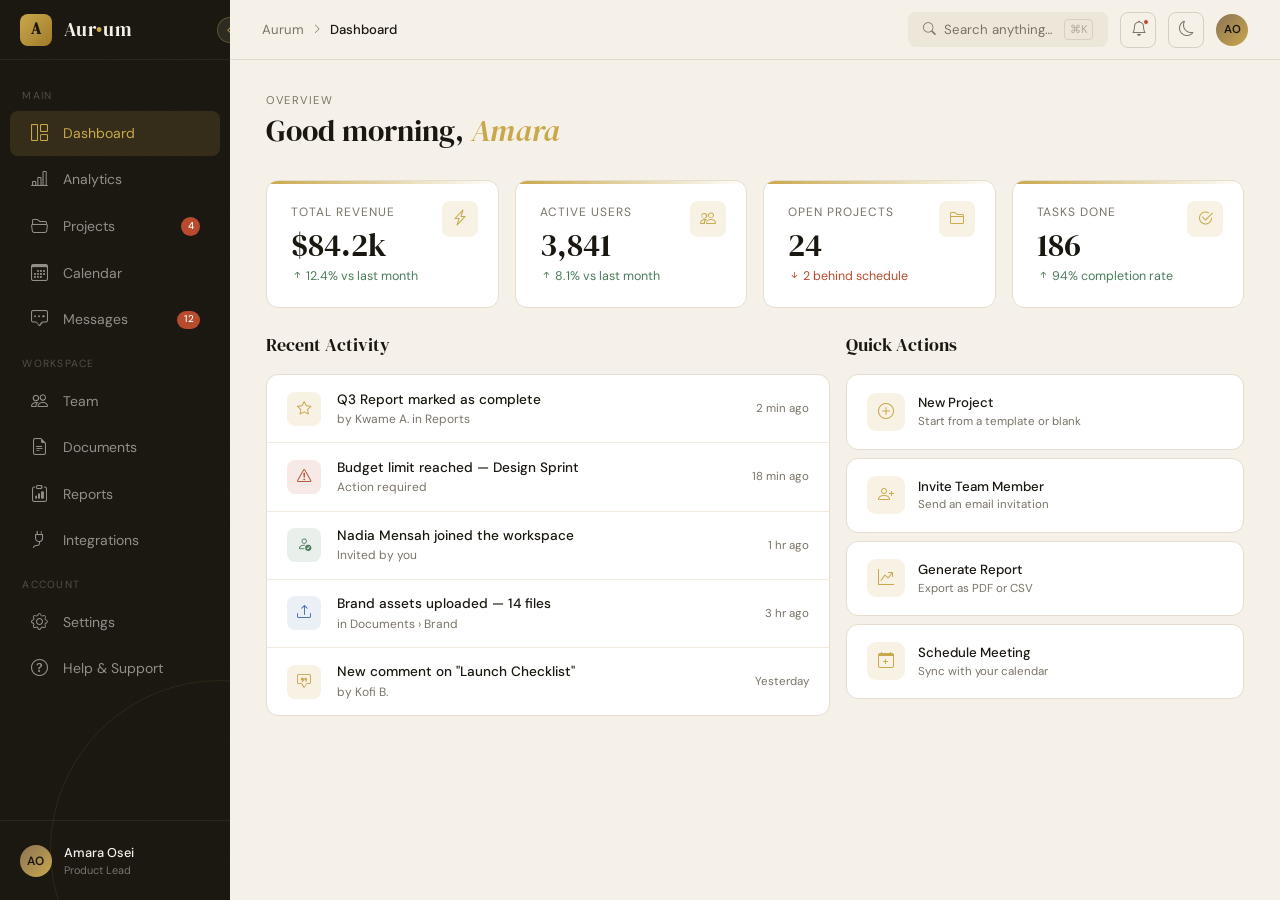
<file: core/templates/core/dashboard.html>
<!DOCTYPE html>
<html lang="en">
<head>
  <meta charset="UTF-8"/>
  <meta name="viewport" content="width=device-width, initial-scale=1.0"/>
  <title>Aurum — Dashboard</title>

  <link href="https://cdn.jsdelivr.net/npm/bootstrap@5.3.3/dist/css/bootstrap.min.css" rel="stylesheet"/>
  <link href="https://cdn.jsdelivr.net/npm/bootstrap-icons@1.11.3/font/bootstrap-icons.min.css" rel="stylesheet"/>
  <link href="https://fonts.googleapis.com/css2?family=DM+Serif+Display:ital@0;1&family=DM+Sans:opsz,wght@9..40,300;9..40,400;9..40,500&display=swap" rel="stylesheet"/>

  <style>
    :root {
      --cream:      #F5F0E8;
      --cream-dark: #EDE7D9;
      --ink:        #1A1710;
      --ink-mid:    #2E2B22;
      --gold:       #C9A84C;
      --gold-dim:   rgba(201,168,76,.15);
      --rust:       #B84A2E;
      --warm-gray:  #7A7468;
      --sidebar-w:  230px;
      --sidebar-w-collapsed: 68px;
      --topbar-h:   60px;
    }

    *, *::before, *::after { box-sizing: border-box; margin: 0; padding: 0; }

    body {
      font-family: 'DM Sans', sans-serif;
      background: var(--cream);
      color: var(--ink);
      min-height: 100vh;
      display: flex;
      overflow: hidden;
    }

    /* ══════════════════════════════════════
       SIDEBAR
    ══════════════════════════════════════ */
    .sidebar {
      width: var(--sidebar-w);
      min-height: 100vh;
      background: var(--ink);
      display: flex;
      flex-direction: column;
      position: fixed;
      left: 0; top: 0; bottom: 0;
      z-index: 100;
      transition: width .3s cubic-bezier(.4,0,.2,1);
      overflow: hidden;
    }
    .sidebar.collapsed { width: var(--sidebar-w-collapsed); }

    /* Grain */
    .sidebar::after {
      content: '';
      position: absolute; inset: 0;
      background-image: url("data:image/svg+xml,%3Csvg viewBox='0 0 200 200' xmlns='http://www.w3.org/2000/svg'%3E%3Cfilter id='n'%3E%3CfeTurbulence type='fractalNoise' baseFrequency='0.9' numOctaves='4' stitchTiles='stitch'/%3E%3C/filter%3E%3Crect width='100%25' height='100%25' filter='url(%23n)' opacity='0.035'/%3E%3C/svg%3E");
      pointer-events: none;
      opacity: .4;
    }

    /* Decorative ring */
    .sidebar::before {
      content: '';
      position: absolute;
      width: 340px; height: 340px;
      border-radius: 50%;
      border: 1px solid rgba(201,168,76,.1);
      bottom: -120px; right: -160px;
      pointer-events: none;
    }

    /* Brand */
    .sidebar-brand {
      display: flex;
      align-items: center;
      gap: .75rem;
      padding: 0 1.25rem;
      height: var(--topbar-h);
      border-bottom: 1px solid rgba(255,255,255,.06);
      flex-shrink: 0;
      white-space: nowrap;
      overflow: hidden;
      position: relative; z-index: 1;
      text-decoration: none;
    }
    .sidebar-brand .brand-icon {
      width: 32px; height: 32px;
      border-radius: 8px;
      background: linear-gradient(135deg, var(--gold) 0%, #A07B2A 100%);
      display: flex; align-items: center; justify-content: center;
      flex-shrink: 0;
      font-family: 'DM Serif Display', serif;
      font-size: .95rem;
      color: var(--ink);
      font-weight: 700;
    }
    .sidebar-brand .brand-name {
      font-family: 'DM Serif Display', serif;
      font-size: 1.2rem;
      color: var(--cream);
      letter-spacing: .04em;
      opacity: 1;
      transition: opacity .2s;
    }
    .sidebar-brand .brand-name span { color: var(--gold); }
    .sidebar.collapsed .brand-name { opacity: 0; pointer-events: none; }

    /* Nav */
    .sidebar-nav {
      flex: 1;
      padding: 1rem 0;
      overflow-y: auto;
      overflow-x: hidden;
      position: relative; z-index: 1;
    }
    .sidebar-nav::-webkit-scrollbar { width: 3px; }
    .sidebar-nav::-webkit-scrollbar-track { background: transparent; }
    .sidebar-nav::-webkit-scrollbar-thumb { background: rgba(201,168,76,.3); border-radius: 99px; }

    .nav-section-label {
      font-size: .65rem;
      letter-spacing: .12em;
      text-transform: uppercase;
      color: rgba(245,240,232,.25);
      padding: .75rem 1.4rem .35rem;
      white-space: nowrap;
      overflow: hidden;
      transition: opacity .2s;
    }
    .sidebar.collapsed .nav-section-label { opacity: 0; }

    .nav-item-link {
      display: flex;
      align-items: center;
      gap: .85rem;
      padding: .62rem 1.25rem;
      margin: .1rem .6rem;
      border-radius: 8px;
      cursor: pointer;
      text-decoration: none;
      color: rgba(245,240,232,.55);
      font-size: .875rem;
      font-weight: 400;
      white-space: nowrap;
      overflow: hidden;
      transition: background .18s, color .18s;
      position: relative;
    }
    .nav-item-link:hover {
      background: rgba(245,240,232,.07);
      color: var(--cream);
    }
    .nav-item-link.active {
      background: var(--gold-dim);
      color: var(--gold);
    }
    .nav-item-link.active::before {
      content: '';
      position: absolute;
      left: 0; top: 20%; bottom: 20%;
      width: 3px;
      background: var(--gold);
      border-radius: 0 3px 3px 0;
      margin-left: -0.6rem;
    }
    .nav-item-link i {
      font-size: 1.05rem;
      flex-shrink: 0;
      width: 20px;
      text-align: center;
    }
    .nav-label {
      opacity: 1;
      transition: opacity .18s;
    }
    .sidebar.collapsed .nav-label { opacity: 0; }

    /* Badge */
    .nav-badge {
      margin-left: auto;
      background: var(--rust);
      color: #fff;
      font-size: .62rem;
      font-weight: 500;
      padding: .1rem .42rem;
      border-radius: 99px;
      flex-shrink: 0;
      transition: opacity .18s;
    }
    .sidebar.collapsed .nav-badge { opacity: 0; }

    /* Sidebar footer */
    .sidebar-footer {
      padding: .85rem .6rem;
      border-top: 1px solid rgba(255,255,255,.06);
      position: relative; z-index: 1;
    }
    .user-chip {
      display: flex;
      align-items: center;
      gap: .75rem;
      padding: .5rem .65rem;
      border-radius: 8px;
      cursor: pointer;
      overflow: hidden;
      white-space: nowrap;
      transition: background .18s;
    }
    .user-chip:hover { background: rgba(245,240,232,.07); }
    .user-avatar {
      width: 32px; height: 32px;
      border-radius: 50%;
      background: linear-gradient(135deg, #8B7355 0%, #C9A84C 100%);
      display: flex; align-items: center; justify-content: center;
      font-size: .75rem;
      font-weight: 600;
      color: var(--ink);
      flex-shrink: 0;
    }
    .user-info { overflow: hidden; transition: opacity .18s; }
    .sidebar.collapsed .user-info { opacity: 0; }
    .user-name { font-size: .8rem; color: var(--cream); font-weight: 500; }
    .user-role { font-size: .68rem; color: var(--warm-gray); }

    /* Collapse toggle */
    .collapse-btn {
      position: absolute;
      top: calc(var(--topbar-h) / 2);
      right: -13px;
      transform: translateY(-50%);
      width: 26px; height: 26px;
      border-radius: 50%;
      background: var(--ink-mid);
      border: 1.5px solid rgba(201,168,76,.3);
      color: var(--gold);
      display: flex; align-items: center; justify-content: center;
      cursor: pointer;
      font-size: .75rem;
      z-index: 200;
      transition: background .18s, transform .3s;
    }
    .collapse-btn:hover { background: var(--gold); color: var(--ink); }
    .sidebar.collapsed .collapse-btn { transform: translateY(-50%) rotate(180deg); }

    /* Tooltip for collapsed state */
    .nav-item-link[data-tooltip] { position: relative; }
    .sidebar.collapsed .nav-item-link[data-tooltip]:hover::after {
      content: attr(data-tooltip);
      position: absolute;
      left: calc(var(--sidebar-w-collapsed) - .6rem);
      top: 50%;
      transform: translateY(-50%);
      background: var(--ink-mid);
      color: var(--cream);
      font-size: .78rem;
      padding: .35rem .75rem;
      border-radius: 6px;
      white-space: nowrap;
      border: 1px solid rgba(201,168,76,.2);
      pointer-events: none;
      z-index: 999;
    }

    /* ══════════════════════════════════════
       MAIN AREA
    ══════════════════════════════════════ */
    .main-area {
      margin-left: var(--sidebar-w);
      flex: 1;
      display: flex;
      flex-direction: column;
      min-height: 100vh;
      transition: margin-left .3s cubic-bezier(.4,0,.2,1);
    }
    .main-area.expanded { margin-left: var(--sidebar-w-collapsed); }

    /* ── Topbar ── */
    .topbar {
      height: var(--topbar-h);
      background: var(--cream);
      border-bottom: 1px solid #E0D9CE;
      display: flex;
      align-items: center;
      justify-content: space-between;
      padding: 0 2rem;
      position: sticky;
      top: 0;
      z-index: 50;
    }

    .topbar-left {
      display: flex;
      align-items: center;
      gap: 1rem;
    }
    .page-breadcrumb {
      display: flex;
      align-items: center;
      gap: .5rem;
      font-size: .82rem;
      color: var(--warm-gray);
    }
    .page-breadcrumb span { color: var(--ink); font-weight: 500; }
    .page-breadcrumb i { font-size: .65rem; }

    .topbar-right {
      display: flex;
      align-items: center;
      gap: .75rem;
    }
    .topbar-btn {
      width: 36px; height: 36px;
      border-radius: 8px;
      background: transparent;
      border: 1.5px solid #D6CFC3;
      color: var(--warm-gray);
      display: flex; align-items: center; justify-content: center;
      cursor: pointer;
      font-size: .95rem;
      transition: border-color .18s, color .18s, background .18s;
      position: relative;
    }
    .topbar-btn:hover { border-color: var(--ink); color: var(--ink); }
    .topbar-btn .dot {
      position: absolute;
      top: 6px; right: 6px;
      width: 6px; height: 6px;
      border-radius: 50%;
      background: var(--rust);
      border: 1.5px solid var(--cream);
    }

    .search-bar {
      display: flex;
      align-items: center;
      gap: .5rem;
      background: #EDE7D9;
      border: 1.5px solid transparent;
      border-radius: 8px;
      padding: .4rem .85rem;
      font-size: .83rem;
      color: var(--warm-gray);
      cursor: text;
      transition: border-color .18s, background .18s;
      width: 200px;
    }
    .search-bar:focus-within { border-color: var(--gold); background: #fff; color: var(--ink); }
    .search-bar input { background: transparent; border: none; outline: none; font-family: 'DM Sans',sans-serif; font-size: .83rem; color: var(--ink); width: 100%; }
    .search-bar input::placeholder { color: var(--warm-gray); }

    /* ── Content ── */
    .content-area {
      flex: 1;
      padding: 2rem 2.25rem;
      overflow-y: auto;
    }

    .page-header {
      margin-bottom: 2rem;
      animation: fadeUp .45s ease both;
    }
    .page-header .eyebrow {
      font-size: .7rem;
      letter-spacing: .14em;
      text-transform: uppercase;
      color: var(--warm-gray);
      margin-bottom: .35rem;
    }
    .page-header h1 {
      font-family: 'DM Serif Display', serif;
      font-size: 1.85rem;
      color: var(--ink);
      line-height: 1.15;
    }
    .page-header h1 em { font-style: italic; color: var(--gold); }

    /* Stat cards */
    .stat-card {
      background: #fff;
      border: 1.5px solid #E5DECE;
      border-radius: 12px;
      padding: 1.35rem 1.5rem;
      position: relative;
      overflow: hidden;
      animation: fadeUp .5s ease both;
    }
    .stat-card::before {
      content: '';
      position: absolute;
      top: 0; left: 0; right: 0;
      height: 3px;
      background: linear-gradient(90deg, var(--gold), transparent);
    }
    .stat-card .stat-label {
      font-size: .75rem;
      letter-spacing: .08em;
      text-transform: uppercase;
      color: var(--warm-gray);
      margin-bottom: .5rem;
    }
    .stat-card .stat-value {
      font-family: 'DM Serif Display', serif;
      font-size: 2rem;
      color: var(--ink);
      line-height: 1;
      margin-bottom: .35rem;
    }
    .stat-card .stat-delta {
      font-size: .78rem;
      color: #4A7C59;
    }
    .stat-card .stat-delta.down { color: var(--rust); }
    .stat-card .stat-icon {
      position: absolute;
      right: 1.25rem; top: 1.25rem;
      width: 36px; height: 36px;
      border-radius: 8px;
      background: var(--gold-dim);
      display: flex; align-items: center; justify-content: center;
      color: var(--gold);
      font-size: 1rem;
    }

    /* Activity feed */
    .section-title {
      font-family: 'DM Serif Display', serif;
      font-size: 1.1rem;
      color: var(--ink);
      margin-bottom: 1rem;
    }

    .activity-card {
      background: #fff;
      border: 1.5px solid #E5DECE;
      border-radius: 12px;
      padding: 0;
      overflow: hidden;
      animation: fadeUp .55s ease both;
    }
    .activity-item {
      display: flex;
      align-items: center;
      gap: 1rem;
      padding: .9rem 1.25rem;
      border-bottom: 1px solid #F0EAE0;
      transition: background .15s;
    }
    .activity-item:last-child { border-bottom: none; }
    .activity-item:hover { background: #FDFAF5; }

    .act-icon {
      width: 34px; height: 34px;
      border-radius: 8px;
      display: flex; align-items: center; justify-content: center;
      font-size: .9rem;
      flex-shrink: 0;
    }
    .act-icon.gold   { background: var(--gold-dim); color: var(--gold); }
    .act-icon.rust   { background: rgba(184,74,46,.12); color: var(--rust); }
    .act-icon.green  { background: rgba(74,124,89,.12); color: #4A7C59; }
    .act-icon.blue   { background: rgba(60,100,170,.1); color: #3C64AA; }

    .act-body { flex: 1; min-width: 0; }
    .act-title { font-size: .85rem; font-weight: 500; color: var(--ink); white-space: nowrap; overflow: hidden; text-overflow: ellipsis; }
    .act-sub   { font-size: .75rem; color: var(--warm-gray); }
    .act-time  { font-size: .72rem; color: var(--warm-gray); flex-shrink: 0; }

    /* Quick action bar */
    .quick-action {
      background: #fff;
      border: 1.5px solid #E5DECE;
      border-radius: 12px;
      padding: 1.1rem 1.25rem;
      display: flex;
      align-items: center;
      gap: .85rem;
      cursor: pointer;
      transition: border-color .18s, box-shadow .18s;
      animation: fadeUp .6s ease both;
      text-decoration: none;
    }
    .quick-action:hover {
      border-color: var(--gold);
      box-shadow: 0 4px 20px rgba(201,168,76,.12);
    }
    .qa-icon {
      width: 38px; height: 38px;
      border-radius: 9px;
      background: var(--gold-dim);
      display: flex; align-items: center; justify-content: center;
      color: var(--gold);
      font-size: 1rem;
      flex-shrink: 0;
    }
    .qa-label { font-size: .83rem; font-weight: 500; color: var(--ink); }
    .qa-sub   { font-size: .72rem; color: var(--warm-gray); }

    /* Animations */
    @keyframes fadeUp {
      from { opacity: 0; transform: translateY(14px); }
      to   { opacity: 1; transform: translateY(0); }
    }
    .stat-card:nth-child(1) { animation-delay: .05s; }
    .stat-card:nth-child(2) { animation-delay: .1s;  }
    .stat-card:nth-child(3) { animation-delay: .15s; }
    .stat-card:nth-child(4) { animation-delay: .2s;  }

    /* Mobile overlay */
    .sidebar-overlay {
      display: none;
      position: fixed; inset: 0;
      background: rgba(26,23,16,.5);
      z-index: 99;
    }

    /* ══════════════════════════════════════
       RESPONSIVE
    ══════════════════════════════════════ */
    @media (max-width: 768px) {
      .sidebar {
        transform: translateX(-100%);
        transition: transform .3s, width .3s;
        width: var(--sidebar-w) !important;
      }
      .sidebar.mobile-open { transform: translateX(0); }
      .sidebar-overlay { display: block; opacity: 0; pointer-events: none; transition: opacity .3s; }
      .sidebar.mobile-open ~ .sidebar-overlay { opacity: 1; pointer-events: all; }
      .main-area { margin-left: 0 !important; }
      .collapse-btn { display: none; }
      .mobile-menu-btn { display: flex !important; }
      .content-area { padding: 1.5rem 1.25rem; }
      .topbar { padding: 0 1.25rem; }
      .search-bar { display: none; }
    }

    .mobile-menu-btn {
      display: none;
      width: 36px; height: 36px;
      border-radius: 8px;
      background: transparent;
      border: 1.5px solid #D6CFC3;
      color: var(--warm-gray);
      align-items: center;
      justify-content: center;
      cursor: pointer;
      font-size: .95rem;
    }
  </style>
</head>
<body>

  <!-- ══ SIDEBAR ══ -->
  <aside class="sidebar" id="sidebar">

    <!-- Collapse toggle (desktop) -->
    <button class="collapse-btn" id="collapseBtn" title="Toggle sidebar">
      <i class="bi bi-chevron-left"></i>
    </button>

    <!-- Brand -->
    <a class="sidebar-brand" href="#">
      <div class="brand-icon">A</div>
      <span class="brand-name">Aur<span>•</span>um</span>
    </a>

    <!-- Nav -->
    <nav class="sidebar-nav">

      <div class="nav-section-label">Main</div>

      <a class="nav-item-link active" href="#" data-tooltip="Dashboard" data-page="Dashboard">
        <i class="bi bi-grid-1x2"></i>
        <span class="nav-label">Dashboard</span>
      </a>
      <a class="nav-item-link" href="#" data-tooltip="Analytics" data-page="Analytics">
        <i class="bi bi-bar-chart-line"></i>
        <span class="nav-label">Analytics</span>
      </a>
      <a class="nav-item-link" href="#" data-tooltip="Projects" data-page="Projects">
        <i class="bi bi-folder2-open"></i>
        <span class="nav-label">Projects</span>
        <span class="nav-badge">4</span>
      </a>
      <a class="nav-item-link" href="#" data-tooltip="Calendar" data-page="Calendar">
        <i class="bi bi-calendar3"></i>
        <span class="nav-label">Calendar</span>
      </a>
      <a class="nav-item-link" href="#" data-tooltip="Messages" data-page="Messages">
        <i class="bi bi-chat-square-dots"></i>
        <span class="nav-label">Messages</span>
        <span class="nav-badge">12</span>
      </a>

      <div class="nav-section-label">Workspace</div>

      <a class="nav-item-link" href="#" data-tooltip="Team" data-page="Team">
        <i class="bi bi-people"></i>
        <span class="nav-label">Team</span>
      </a>
      <a class="nav-item-link" href="#" data-tooltip="Documents" data-page="Documents">
        <i class="bi bi-file-earmark-text"></i>
        <span class="nav-label">Documents</span>
      </a>
      <a class="nav-item-link" href="#" data-tooltip="Reports" data-page="Reports">
        <i class="bi bi-clipboard-data"></i>
        <span class="nav-label">Reports</span>
      </a>
      <a class="nav-item-link" href="#" data-tooltip="Integrations" data-page="Integrations">
        <i class="bi bi-plug"></i>
        <span class="nav-label">Integrations</span>
      </a>

      <div class="nav-section-label">Account</div>

      <a class="nav-item-link" href="#" data-tooltip="Settings" data-page="Settings">
        <i class="bi bi-gear"></i>
        <span class="nav-label">Settings</span>
      </a>
      <a class="nav-item-link" href="#" data-tooltip="Help" data-page="Help">
        <i class="bi bi-question-circle"></i>
        <span class="nav-label">Help &amp; Support</span>
      </a>

    </nav>

    <!-- User chip -->
    <div class="sidebar-footer">
      <div class="user-chip">
        <div class="user-avatar">AO</div>
        <div class="user-info">
          <div class="user-name">Amara Osei</div>
          <div class="user-role">Product Lead</div>
        </div>
      </div>
    </div>
  </aside>

  <!-- Mobile overlay -->
  <div class="sidebar-overlay" id="sidebarOverlay"></div>

  <!-- ══ MAIN ══ -->
  <div class="main-area" id="mainArea">

    <!-- Topbar -->
    <header class="topbar">
      <div class="topbar-left">
        <!-- Mobile menu toggle -->
        <button class="mobile-menu-btn" id="mobileMenuBtn">
          <i class="bi bi-list"></i>
        </button>

        <div class="page-breadcrumb">
          Aurum <i class="bi bi-chevron-right"></i>
          <span id="breadcrumbPage">Dashboard</span>
        </div>
      </div>

      <div class="topbar-right">
        <div class="search-bar">
          <i class="bi bi-search" style="font-size:.8rem; flex-shrink:0;"></i>
          <input type="text" placeholder="Search anything…"/>
          <span style="font-size:.7rem;color:#B0A899;border:1px solid #D6CFC3;border-radius:4px;padding:.05rem .3rem;">⌘K</span>
        </div>
        <button class="topbar-btn" title="Notifications">
          <i class="bi bi-bell"></i>
          <span class="dot"></span>
        </button>
        <button class="topbar-btn" title="Theme">
          <i class="bi bi-moon"></i>
        </button>
        <div class="user-avatar" style="width:32px;height:32px;font-size:.72rem;cursor:pointer;">AO</div>
      </div>
    </header>

    <!-- Content -->
    <main class="content-area">

      <!-- Page header -->
      <div class="page-header">
        <p class="eyebrow">Overview</p>
        <h1>Good morning, <em>Amara</em></h1>
      </div>

      <!-- Stat cards -->
      <div class="row g-3 mb-4">
        <div class="col-sm-6 col-xl-3">
          <div class="stat-card">
            <div class="stat-icon"><i class="bi bi-lightning-charge"></i></div>
            <div class="stat-label">Total Revenue</div>
            <div class="stat-value">$84.2k</div>
            <div class="stat-delta"><i class="bi bi-arrow-up-short"></i> 12.4% vs last month</div>
          </div>
        </div>
        <div class="col-sm-6 col-xl-3">
          <div class="stat-card">
            <div class="stat-icon"><i class="bi bi-people"></i></div>
            <div class="stat-label">Active Users</div>
            <div class="stat-value">3,841</div>
            <div class="stat-delta"><i class="bi bi-arrow-up-short"></i> 8.1% vs last month</div>
          </div>
        </div>
        <div class="col-sm-6 col-xl-3">
          <div class="stat-card">
            <div class="stat-icon"><i class="bi bi-folder2"></i></div>
            <div class="stat-label">Open Projects</div>
            <div class="stat-value">24</div>
            <div class="stat-delta down"><i class="bi bi-arrow-down-short"></i> 2 behind schedule</div>
          </div>
        </div>
        <div class="col-sm-6 col-xl-3">
          <div class="stat-card">
            <div class="stat-icon"><i class="bi bi-check2-circle"></i></div>
            <div class="stat-label">Tasks Done</div>
            <div class="stat-value">186</div>
            <div class="stat-delta"><i class="bi bi-arrow-up-short"></i> 94% completion rate</div>
          </div>
        </div>
      </div>

      <div class="row g-3 mb-4">

        <!-- Activity feed -->
        <div class="col-lg-7">
          <p class="section-title">Recent Activity</p>
          <div class="activity-card">
            <div class="activity-item">
              <div class="act-icon gold"><i class="bi bi-star"></i></div>
              <div class="act-body">
                <div class="act-title">Q3 Report marked as complete</div>
                <div class="act-sub">by Kwame A. in Reports</div>
              </div>
              <div class="act-time">2 min ago</div>
            </div>
            <div class="activity-item">
              <div class="act-icon rust"><i class="bi bi-exclamation-triangle"></i></div>
              <div class="act-body">
                <div class="act-title">Budget limit reached — Design Sprint</div>
                <div class="act-sub">Action required</div>
              </div>
              <div class="act-time">18 min ago</div>
            </div>
            <div class="activity-item">
              <div class="act-icon green"><i class="bi bi-person-check"></i></div>
              <div class="act-body">
                <div class="act-title">Nadia Mensah joined the workspace</div>
                <div class="act-sub">Invited by you</div>
              </div>
              <div class="act-time">1 hr ago</div>
            </div>
            <div class="activity-item">
              <div class="act-icon blue"><i class="bi bi-upload"></i></div>
              <div class="act-body">
                <div class="act-title">Brand assets uploaded — 14 files</div>
                <div class="act-sub">in Documents › Brand</div>
              </div>
              <div class="act-time">3 hr ago</div>
            </div>
            <div class="activity-item">
              <div class="act-icon gold"><i class="bi bi-chat-square-quote"></i></div>
              <div class="act-body">
                <div class="act-title">New comment on "Launch Checklist"</div>
                <div class="act-sub">by Kofi B.</div>
              </div>
              <div class="act-time">Yesterday</div>
            </div>
          </div>
        </div>

        <!-- Quick actions -->
        <div class="col-lg-5">
          <p class="section-title">Quick Actions</p>
          <div class="d-flex flex-column gap-2">
            <a class="quick-action" href="#">
              <div class="qa-icon"><i class="bi bi-plus-circle"></i></div>
              <div>
                <div class="qa-label">New Project</div>
                <div class="qa-sub">Start from a template or blank</div>
              </div>
            </a>
            <a class="quick-action" href="#">
              <div class="qa-icon"><i class="bi bi-person-plus"></i></div>
              <div>
                <div class="qa-label">Invite Team Member</div>
                <div class="qa-sub">Send an email invitation</div>
              </div>
            </a>
            <a class="quick-action" href="#">
              <div class="qa-icon"><i class="bi bi-graph-up-arrow"></i></div>
              <div>
                <div class="qa-label">Generate Report</div>
                <div class="qa-sub">Export as PDF or CSV</div>
              </div>
            </a>
            <a class="quick-action" href="#">
              <div class="qa-icon"><i class="bi bi-calendar-plus"></i></div>
              <div>
                <div class="qa-label">Schedule Meeting</div>
                <div class="qa-sub">Sync with your calendar</div>
              </div>
            </a>
          </div>
        </div>

      </div>

    </main>
  </div>

  <script src="https://cdn.jsdelivr.net/npm/bootstrap@5.3.3/dist/js/bootstrap.bundle.min.js"></script>
  <script>
    const sidebar     = document.getElementById('sidebar');
    const mainArea    = document.getElementById('mainArea');
    const collapseBtn = document.getElementById('collapseBtn');
    const mobileBtn   = document.getElementById('mobileMenuBtn');
    const overlay     = document.getElementById('sidebarOverlay');
    const breadcrumb  = document.getElementById('breadcrumbPage');

    // Desktop collapse
    collapseBtn.addEventListener('click', () => {
      sidebar.classList.toggle('collapsed');
      mainArea.classList.toggle('expanded');
    });

    // Mobile open/close
    mobileBtn.addEventListener('click', () => {
      sidebar.classList.toggle('mobile-open');
    });
    overlay.addEventListener('click', () => {
      sidebar.classList.remove('mobile-open');
    });

    // Nav active state + breadcrumb
    document.querySelectorAll('.nav-item-link').forEach(link => {
      link.addEventListener('click', e => {
        e.preventDefault();
        document.querySelectorAll('.nav-item-link').forEach(l => l.classList.remove('active'));
        link.classList.add('active');
        const page = link.dataset.page || 'Dashboard';
        breadcrumb.textContent = page;
        // Close mobile menu
        sidebar.classList.remove('mobile-open');
      });
    });
  </script>
</body>
</html>
</file>
